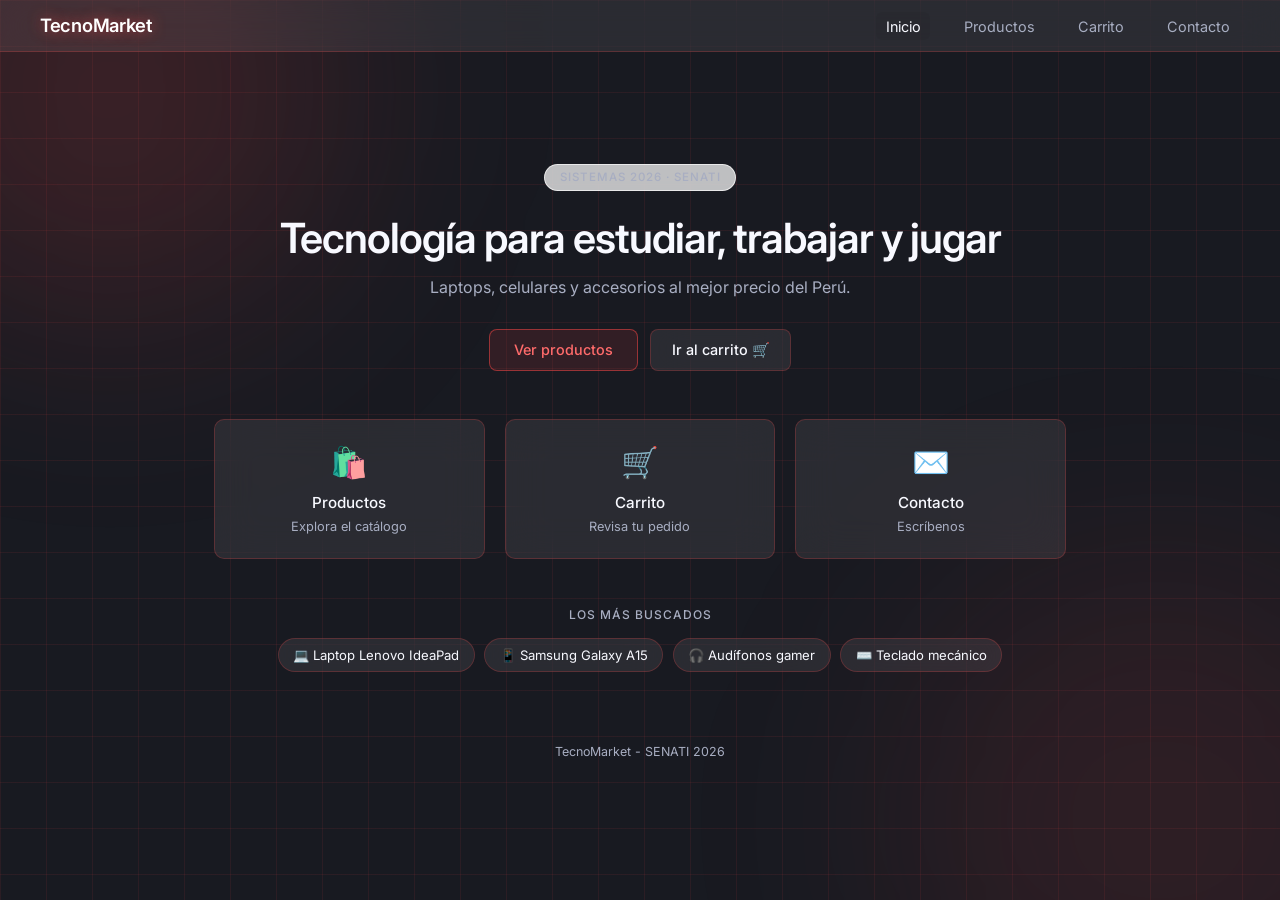
<file: index.html>
<!DOCTYPE html>
<html lang="es">
<head>
  <meta charset="UTF-8">
  <meta name="viewport" content="width=device-width, initial-scale=1">
  <title>TecnoMarket — Tecnología al mejor precio</title>
  <link rel="stylesheet" href="css/estilos.css">
  <link rel="stylesheet" href="css/efectos.css">
  <link rel="stylesheet" href="css/futurista.css">
  <link href="https://fonts.googleapis.com/css2?family=Inter:wght@300;400;500;600&display=swap" rel="stylesheet">
</head>
<body>
  <header>
    <h1>TecnoMarket</h1>
    <nav>
      <a href="index.html" class="activo">Inicio</a>
      <a href="pages/producto.html">Productos</a>
      <a href="carrito.html">Carrito</a>
      <a href="pages/contacto.html">Contacto</a>
    </nav>
  </header>

  <main>
    <!-- Presentación -->
    <section class="hero">
      <span class="etiqueta">Sistemas 2026 · SENATI</span>
      <h2>Tecnología para estudiar, trabajar y jugar</h2>
      <p>Laptops, celulares y accesorios al mejor precio del Perú.</p>
      <div class="hero-botones">
        <a class="boton" href="pages/producto.html">Ver productos</a>
        <a class="boton-fantasma" href="carrito.html">Ir al carrito 🛒</a>
      </div>
    </section>

    <!-- Accesos rápidos a las 3 secciones -->
    <section class="accesos">
      <a class="acceso" href="pages/producto.html">
        <span class="acceso-icono">🛍️</span>
        <span class="acceso-titulo">Productos</span>
        <span class="acceso-texto">Explora el catálogo</span>
      </a>
      <a class="acceso" href="carrito.html">
        <span class="acceso-icono">🛒</span>
        <span class="acceso-titulo">Carrito</span>
        <span class="acceso-texto">Revisa tu pedido</span>
      </a>
      <a class="acceso" href="pages/contacto.html">
        <span class="acceso-icono">✉️</span>
        <span class="acceso-titulo">Contacto</span>
        <span class="acceso-texto">Escríbenos</span>
      </a>
    </section>

    <!-- Productos destacados (llevan al detalle con ?id=) -->
    <section class="destacados">
      <h3>Los más buscados</h3>
      <div class="destacados-lista">
        <a href="pages/producto.html?id=1">💻 Laptop Lenovo IdeaPad</a>
        <a href="pages/producto.html?id=3">📱 Samsung Galaxy A15</a>
        <a href="pages/producto.html?id=7">🎧 Audífonos gamer</a>
        <a href="pages/producto.html?id=5">⌨️ Teclado mecánico</a>
      </div>
    </section>
  </main>

  <footer>TecnoMarket - SENATI 2026</footer>

  <script src="js/efectos.js" defer></script>
</body>
</html>
</file>
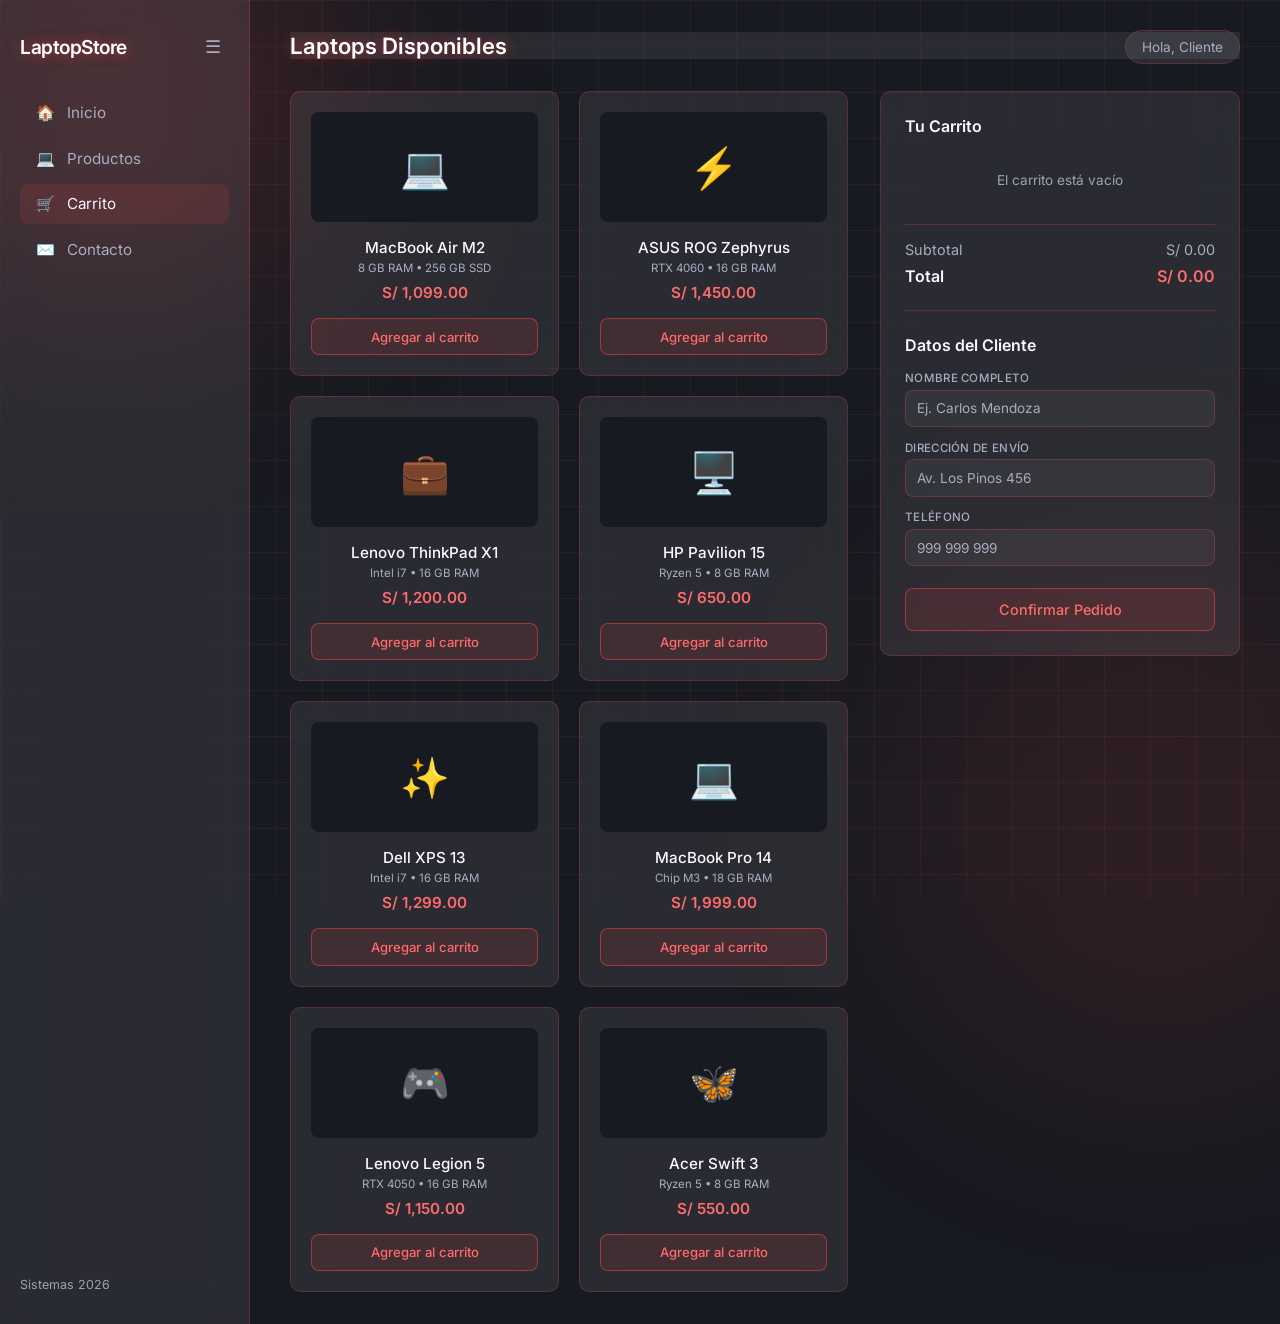
<file: carrito.html>
<!DOCTYPE html>
<html lang="es">
<head>
    <meta charset="UTF-8">
    <meta name="viewport" content="width=device-width, initial-scale=1.0">
    <title>LaptopStore — Carrito</title>
  <link rel="stylesheet" href="style.css">
  <link rel="stylesheet" href="css/efectos.css">
  <link rel="stylesheet" href="css/futurista.css">
    <link href="https://fonts.googleapis.com/css2?family=Inter:wght@300;400;500;600&display=swap" rel="stylesheet">
</head>
<body>

    <div class="app-container" id="app-container">
        <!-- BARRA LATERAL -->
        <aside class="sidebar" id="sidebar">
            <div class="sidebar-header">
                <h2 class="logo-text">LaptopStore</h2>
                <button id="toggle-sidebar" class="btn-toggle" title="Contraer menú" aria-label="Contraer menú">☰</button>
            </div>
            <nav class="nav-links">
                <a href="index.html"><span class="icon">🏠</span> <span class="text">Inicio</span></a>
                <a href="pages/producto.html"><span class="icon">💻</span> <span class="text">Productos</span></a>
                <a href="#" class="active"><span class="icon">🛒</span> <span class="text">Carrito</span></a>
                <a href="pages/contacto.html"><span class="icon">✉️</span> <span class="text">Contacto</span></a>
            </nav>
            <div class="sidebar-footer">
                <p class="text">Sistemas 2026</p>
            </div>
        </aside>

        <!-- CONTENIDO PRINCIPAL -->
        <main class="main-content">
            <header class="top-header">
                <h1>Laptops Disponibles</h1>
                <div class="user-info"><span>Hola, Cliente</span></div>
            </header>

            <div class="store-grid">
                <!-- Catálogo -->
                <section class="products-section" aria-label="Catálogo de laptops">
                    <div class="product-grid" id="product-list">
                        <div class="product-card" data-id="1" data-name="MacBook Air M2" data-price="1099.00">
                            <div class="product-img-placeholder">💻</div>
                            <h3>MacBook Air M2</h3>
                            <p class="specs">8 GB RAM • 256 GB SSD</p>
                            <p class="price">S/ 1,099.00</p>
                            <button type="button" class="btn-add">Agregar al carrito</button>
                        </div>
                        <div class="product-card" data-id="2" data-name="ASUS ROG Zephyrus" data-price="1450.00">
                            <div class="product-img-placeholder">⚡</div>
                            <h3>ASUS ROG Zephyrus</h3>
                            <p class="specs">RTX 4060 • 16 GB RAM</p>
                            <p class="price">S/ 1,450.00</p>
                            <button type="button" class="btn-add">Agregar al carrito</button>
                        </div>
                        <div class="product-card" data-id="3" data-name="Lenovo ThinkPad X1" data-price="1200.00">
                            <div class="product-img-placeholder">💼</div>
                            <h3>Lenovo ThinkPad X1</h3>
                            <p class="specs">Intel i7 • 16 GB RAM</p>
                            <p class="price">S/ 1,200.00</p>
                            <button type="button" class="btn-add">Agregar al carrito</button>
                        </div>
                        <div class="product-card" data-id="4" data-name="HP Pavilion 15" data-price="650.00">
                            <div class="product-img-placeholder">🖥️</div>
                            <h3>HP Pavilion 15</h3>
                            <p class="specs">Ryzen 5 • 8 GB RAM</p>
                            <p class="price">S/ 650.00</p>
                            <button type="button" class="btn-add">Agregar al carrito</button>
                        </div>
                        <div class="product-card" data-id="5" data-name="Dell XPS 13" data-price="1299.00">
                            <div class="product-img-placeholder">✨</div>
                            <h3>Dell XPS 13</h3>
                            <p class="specs">Intel i7 • 16 GB RAM</p>
                            <p class="price">S/ 1,299.00</p>
                            <button type="button" class="btn-add">Agregar al carrito</button>
                        </div>
                        <div class="product-card" data-id="6" data-name="MacBook Pro 14" data-price="1999.00">
                            <div class="product-img-placeholder">💻</div>
                            <h3>MacBook Pro 14</h3>
                            <p class="specs">Chip M3 • 18 GB RAM</p>
                            <p class="price">S/ 1,999.00</p>
                            <button type="button" class="btn-add">Agregar al carrito</button>
                        </div>
                        <div class="product-card" data-id="7" data-name="Lenovo Legion 5" data-price="1150.00">
                            <div class="product-img-placeholder">🎮</div>
                            <h3>Lenovo Legion 5</h3>
                            <p class="specs">RTX 4050 • 16 GB RAM</p>
                            <p class="price">S/ 1,150.00</p>
                            <button type="button" class="btn-add">Agregar al carrito</button>
                        </div>
                        <div class="product-card" data-id="8" data-name="Acer Swift 3" data-price="550.00">
                            <div class="product-img-placeholder">🦋</div>
                            <h3>Acer Swift 3</h3>
                            <p class="specs">Ryzen 5 • 8 GB RAM</p>
                            <p class="price">S/ 550.00</p>
                            <button type="button" class="btn-add">Agregar al carrito</button>
                        </div>
                    </div>
                </section>

                <!-- Carrito + checkout -->
                <aside class="cart-checkout-sidebar">
                    <div class="cart-section">
                        <h2>Tu Carrito</h2>
                        <ul id="cart-items" class="cart-items-list">
                            <li class="empty-cart">El carrito está vacío</li>
                        </ul>
                        <div class="cart-totals">
                            <div class="subtotal"><span>Subtotal</span> <span id="subtotal-price">$0.00</span></div>
                            <div class="total"><span>Total</span> <span id="total-price">$0.00</span></div>
                        </div>
                    </div>

                    <div class="checkout-section">
                        <h2>Datos del Cliente</h2>
                        <form id="checkout-form">
                            <div class="form-group">
                                <label for="name">Nombre completo</label>
                                <input type="text" id="name" name="nombre" required placeholder="Ej. Carlos Mendoza">
                            </div>
                            <div class="form-group">
                                <label for="address">Dirección de envío</label>
                                <input type="text" id="address" name="direccion" required placeholder="Av. Los Pinos 456">
                            </div>
                            <div class="form-group">
                                <label for="phone">Teléfono</label>
                                <input type="tel" id="phone" name="telefono" required placeholder="999 999 999">
                            </div>
                            <button type="submit" class="btn-checkout">Confirmar Pedido</button>
                        </form>
                    </div>
                </aside>
            </div>
        </main>
    </div>

    <script src="app.js"></script>
    <script src="js/carrito-datos.js"></script>
  <script src="carrito/carrito.js"></script>
    <script src="js/efectos.js" defer></script>
</body>
</html>
</file>
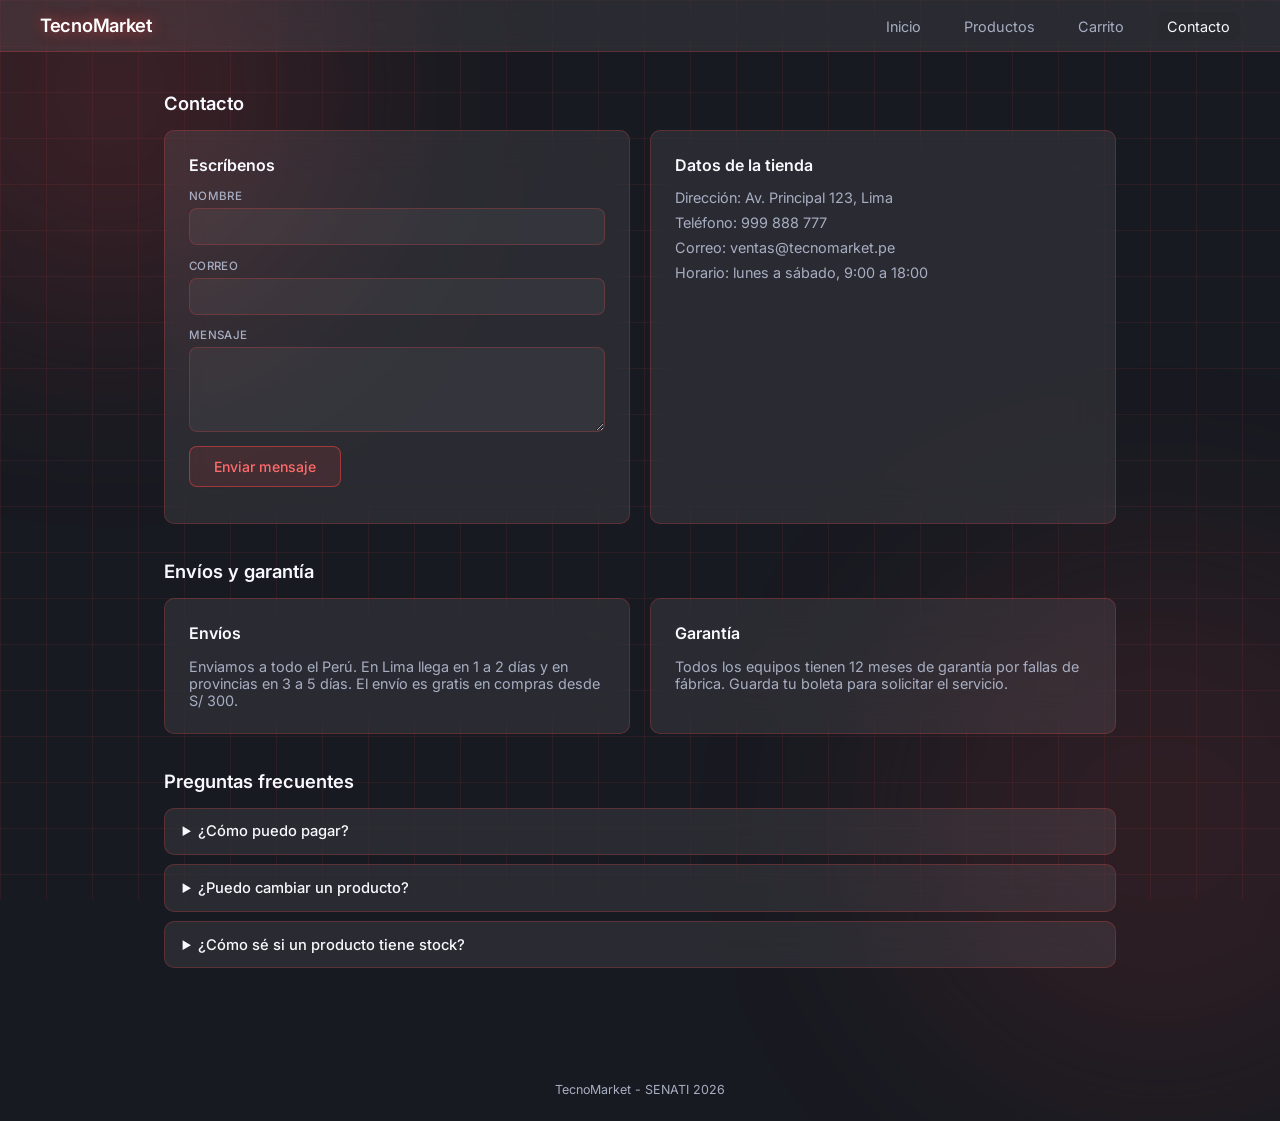
<file: pages/contacto.html>
<!DOCTYPE html>
<html lang="es">
<head>
  <meta charset="UTF-8">
  <meta name="viewport" content="width=device-width, initial-scale=1">
  <title>Contacto | TecnoMarket</title>
  <link rel="stylesheet" href="../css/detalle.css">
  <link rel="stylesheet" href="../css/efectos.css">
  <link rel="stylesheet" href="../css/futurista.css">
  <link href="https://fonts.googleapis.com/css2?family=Inter:wght@300;400;500;600&display=swap" rel="stylesheet">
</head>
<body>
  <header>
    <h1>TecnoMarket</h1>
    <nav>
      <a href="../index.html">Inicio</a>
      <a href="../index.html#productos">Productos</a>
      <a href="../carrito.html">Carrito</a>
      <a href="contacto.html" class="activo">Contacto</a>
    </nav>
  </header>

  <main>
    <h2>Contacto</h2>
    <div class="dos-columnas">
      <section class="caja">
        <h3>Escríbenos</h3>
        <form id="form-contacto">
          <label>Nombre <input type="text" id="nombre" required></label>
          <label>Correo <input type="email" id="correo" required></label>
          <label>Mensaje <textarea id="mensaje" rows="4" required></textarea></label>
          <button type="submit" class="boton">Enviar mensaje</button>
        </form>
        <p id="respuesta" class="respuesta"></p>
      </section>

      <section class="caja">
        <h3>Datos de la tienda</h3>
        <p>Dirección: Av. Principal 123, Lima</p>
        <p>Teléfono: 999 888 777</p>
        <p>Correo: ventas@tecnomarket.pe</p>
        <p>Horario: lunes a sábado, 9:00 a 18:00</p>
      </section>
    </div>

    <h2>Envíos y garantía</h2>
    <div class="dos-columnas">
      <section class="caja">
        <h3>Envíos</h3>
        <p>Enviamos a todo el Perú. En Lima llega en 1 a 2 días y en provincias en 3 a 5 días. El envío es gratis en compras desde S/ 300.</p>
      </section>
      <section class="caja">
        <h3>Garantía</h3>
        <p>Todos los equipos tienen 12 meses de garantía por fallas de fábrica. Guarda tu boleta para solicitar el servicio.</p>
      </section>
    </div>

    <h2>Preguntas frecuentes</h2>
    <details><summary>¿Cómo puedo pagar?</summary><p>Con tarjeta, transferencia o Yape.</p></details>
    <details><summary>¿Puedo cambiar un producto?</summary><p>Sí, dentro de los 7 días de la compra si está sin uso y con su caja.</p></details>
    <details><summary>¿Cómo sé si un producto tiene stock?</summary><p>En la página de cada producto aparece su disponibilidad.</p></details>
  </main>

  <footer>TecnoMarket - SENATI 2026</footer>

  <script src="../js/contacto.js"></script>
  <script src="../js/efectos.js" defer></script>
</body>
</html>
</file>
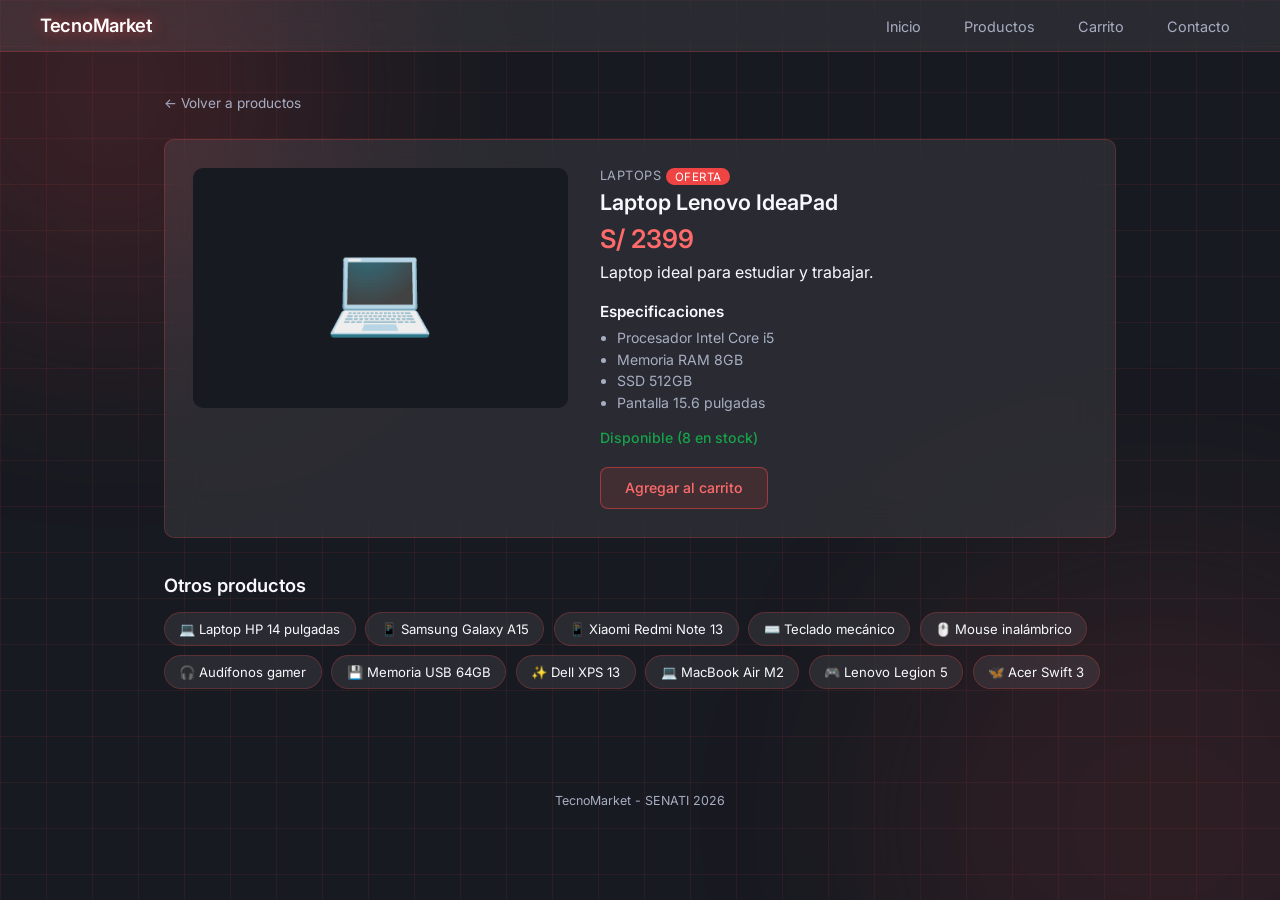
<file: pages/producto.html>
<!DOCTYPE html>
<html lang="es">
<head>
  <meta charset="UTF-8">
  <meta name="viewport" content="width=device-width, initial-scale=1">
  <title>Detalle del producto | TecnoMarket</title>
  <link rel="stylesheet" href="../css/detalle.css">
  <link rel="stylesheet" href="../css/efectos.css">
  <link rel="stylesheet" href="../css/futurista.css">
  <link href="https://fonts.googleapis.com/css2?family=Inter:wght@300;400;500;600&display=swap" rel="stylesheet">
</head>
<body>
  <header>
    <h1>TecnoMarket</h1>
    <nav>
      <a href="../index.html">Inicio</a>
      <a href="../index.html#productos">Productos</a>
      <a href="../carrito.html">Carrito</a>
      <a href="contacto.html">Contacto</a>
    </nav>
  </header>

  <main>
    <a class="volver" href="../index.html#productos">&larr; Volver a productos</a>
    <section id="detalle" class="detalle"></section>

    <h2>Otros productos</h2>
    <div id="otros" class="otros"></div>
  </main>

  <footer>TecnoMarket - SENATI 2026</footer>

  <script src="../js/carrito-datos.js"></script>
  <script src="../js/detalle.js"></script>
  <script src="../js/efectos.js" defer></script>
</body>
</html>
</file>
<file: css/estilos.css>
/* ============================================================
   TecnoMarket — Página de inicio (presentación)
   Diseño minimalista alineado con el resto del sitio + efecto
   de estela roja del cursor (css/efectos.css + js/efectos.js)
   ============================================================ */

:root {
    --color-fondo:        #f7f8fa;
    --color-texto:        #111111;
    --color-texto-suave:  #6b7280;
    --color-acento:       #ef4444; /* rojo, combina con la estela del cursor */
    --radio:              10px;
    --vidrio:             rgba(255, 255, 255, 0.72);
    --vidrio-borde:       rgba(255, 255, 255, 0.65);
}

* {
    box-sizing: border-box;
    margin: 0;
    padding: 0;
    font-family: 'Inter', sans-serif;
}

body {
    min-height: 100vh;
    background: var(--color-fondo);
    color: var(--color-texto);
}

a {
    color: inherit;
}

/* --- ENCABEZADO (vidrio translúcido con blur) --- */
header {
    position: sticky;
    top: 0;
    z-index: 1000;
    display: flex;
    justify-content: space-between;
    align-items: center;
    gap: 1rem;
    flex-wrap: wrap;
    padding: 0.9rem 2.5rem;
    background: rgba(255, 255, 255, 0.65);
    backdrop-filter: blur(14px);
    -webkit-backdrop-filter: blur(14px);
    border-bottom: 1px solid #ececec;
}

header h1 {
    font-size: 1.15rem;
    font-weight: 600;
    letter-spacing: -0.3px;
}

header nav a {
    text-decoration: none;
    color: var(--color-texto-suave);
    font-size: 0.9rem;
    margin-left: 1.25rem;
    padding: 0.35rem 0.6rem;
    border-radius: 6px;
    transition: color 0.2s, background 0.2s;
}

header nav a:hover,
header nav a.activo {
    color: var(--color-texto);
    background: rgba(17, 17, 17, 0.05);
}

/* --- CONTENIDO --- */
main {
    max-width: 900px;
    margin: 0 auto;
    padding: 3rem 1.5rem;
}

/* --- HERO: presentación rápida --- */
.hero {
    text-align: center;
    padding: 4rem 1rem 3rem;
}

.hero .etiqueta {
    display: inline-block;
    font-size: 0.72rem;
    font-weight: 500;
    letter-spacing: 1px;
    text-transform: uppercase;
    color: var(--color-texto-suave);
    background: var(--vidrio);
    backdrop-filter: blur(14px);
    -webkit-backdrop-filter: blur(14px);
    border: 1px solid var(--vidrio-borde);
    border-radius: 99px;
    padding: 0.35rem 0.9rem;
    margin-bottom: 1.5rem;
}

.hero h2 {
    font-size: clamp(1.8rem, 5vw, 2.6rem);
    font-weight: 600;
    letter-spacing: -1px;
    line-height: 1.15;
    margin-bottom: 0.9rem;
}

.hero p {
    color: var(--color-texto-suave);
    font-size: 1rem;
    margin-bottom: 2rem;
}

.hero-botones {
    display: flex;
    justify-content: center;
    gap: 0.75rem;
    flex-wrap: wrap;
}

.boton {
    background: var(--color-texto);
    color: #fff;
    text-decoration: none;
    padding: 0.7rem 1.5rem;
    border-radius: 8px;
    font-size: 0.9rem;
    font-weight: 500;
    transition: opacity 0.2s;
}

.boton:hover {
    opacity: 0.85;
}

.boton-fantasma {
    background: transparent;
    color: var(--color-texto);
    text-decoration: none;
    padding: 0.65rem 1.3rem;
    border-radius: 8px;
    font-size: 0.9rem;
    font-weight: 500;
    border: 1px solid #ececec;
    transition: background 0.2s, border-color 0.2s;
}

.boton-fantasma:hover {
    background: #f3f4f6;
    border-color: #d1d5db;
}

/* --- ACCESOS RÁPIDOS (3 tarjetas de vidrio) --- */
.accesos {
    display: grid;
    grid-template-columns: repeat(3, 1fr);
    gap: 1.25rem;
}

.acceso {
    background: var(--vidrio);
    backdrop-filter: blur(14px);
    -webkit-backdrop-filter: blur(14px);
    border: 1px solid var(--vidrio-borde);
    border-radius: var(--radio);
    padding: 1.5rem 1.25rem;
    text-decoration: none;
    display: flex;
    flex-direction: column;
    align-items: center;
    text-align: center;
    gap: 0.4rem;
    transition: transform 0.2s ease, box-shadow 0.2s ease, border-color 0.2s ease;
}

.acceso:hover {
    transform: translateY(-3px);
    border-color: rgba(239, 68, 68, 0.25);
    box-shadow: 0 10px 26px rgba(239, 68, 68, 0.08);
}

.acceso-icono {
    font-size: 1.9rem;
    margin-bottom: 0.4rem;
    transition: transform 0.2s ease;
}

.acceso:hover .acceso-icono {
    transform: scale(1.12);
}

.acceso-titulo {
    font-weight: 500;
    font-size: 0.95rem;
}

.acceso-texto {
    color: var(--color-texto-suave);
    font-size: 0.8rem;
}

/* --- PRODUCTOS DESTACADOS (chips) --- */
.destacados {
    margin-top: 3rem;
}

.destacados h3 {
    font-size: 0.75rem;
    font-weight: 500;
    color: var(--color-texto-suave);
    text-transform: uppercase;
    letter-spacing: 1px;
    margin-bottom: 1rem;
    text-align: center;
}

.destacados-lista {
    display: flex;
    justify-content: center;
    gap: 0.6rem;
    flex-wrap: wrap;
}

.destacados-lista a {
    background: var(--vidrio);
    backdrop-filter: blur(14px);
    -webkit-backdrop-filter: blur(14px);
    border: 1px solid var(--vidrio-borde);
    border-radius: 99px;
    padding: 0.5rem 0.9rem;
    font-size: 0.82rem;
    text-decoration: none;
    color: var(--color-texto);
    transition: border-color 0.2s, box-shadow 0.2s;
}

.destacados-lista a:hover {
    border-color: rgba(239, 68, 68, 0.4);
    box-shadow: 0 4px 14px rgba(239, 68, 68, 0.08);
}

/* --- PIE DE PÁGINA --- */
footer {
    padding: 1.5rem;
    text-align: center;
    color: var(--color-texto-suave);
    font-size: 0.78rem;
}

/* --- RESPONSIVE --- */
@media (max-width: 760px) {
    .accesos {
        grid-template-columns: 1fr;
    }

    header {
        justify-content: center;
    }

    header nav a {
        margin-left: 0.25rem;
    }

    .hero {
        padding: 2.5rem 0.5rem 2rem;
    }
}
</file>
<file: css/efectos.css>
/* ============================================================
   Efectos especiales (compartido)
   1) Fondo con manchas difuminadas (glassmorphism)
   2) Onda de luz roja que sigue el cursor
   Uso: <link rel="stylesheet" href="../css/efectos.css">
        <script src="../js/efectos.js" defer></script>
   ============================================================ */

:root {
    --onda-color: 239, 68, 68; /* rojo en formato R,G,B para poder controlar transparencia */
}

/* --- 1) FONDO DIFUMINADO --- */
/* Pseudo-elementos del body: manchas de color muy desenfocadas, fijas, detrás del contenido */
body::before,
body::after {
    content: "";
    position: fixed;
    z-index: -1;
    border-radius: 50%;
    filter: blur(110px);
    pointer-events: none;
}

body::before {
    width: 460px;
    height: 460px;
    top: -140px;
    left: -120px;
    background: rgba(var(--onda-color), 0.16);
}

body::after {
    width: 520px;
    height: 520px;
    bottom: -180px;
    right: -140px;
    background: rgba(var(--onda-color), 0.10);
}

/* --- 2) CURSOR: BRILLO + ONDA --- */

/* Brillo principal: persigue al mouse con retraso (posición lo mueve efectos.js) */
.cursor-glow {
    position: fixed;
    top: 0;
    left: 0;
    width: 320px;
    height: 320px;
    border-radius: 50%;
    background: radial-gradient(circle, rgba(var(--onda-color), 0.22), transparent 65%);
    filter: blur(28px);
    pointer-events: none;
    z-index: 2000;
    transform: translate(-9999px, -9999px); /* fuera de pantalla hasta mover el mouse */
}

/* Pequeñas ondas que se expanden y desvanecen al mientras el cursor se mueve */
.cursor-onda {
    position: fixed;
    width: 16px;
    height: 16px;
    margin: -8px 0 0 -8px; /* centra la onda en el punto del mouse */
    border-radius: 50%;
    border: 2px solid rgba(var(--onda-color), 0.45);
    pointer-events: none;
    z-index: 1999;
    animation: expandir-onda 0.7s ease-out forwards;
}

@keyframes expandir-onda {
    from { opacity: 0.8; transform: scale(1); }
    to   { opacity: 0;   transform: scale(3.2); }
}

/* Respeta a quienes prefieren menos movimiento */
@media (prefers-reduced-motion: reduce) {
    .cursor-onda { display: none; }
}
</file>
<file: css/futurista.css>
/* ============================================================
   TEMA FUTURISTA (fondo oscuro + neón rojo)
   Este archivo se carga DESPUÉS de los otros estilos,
   así que sobreescribe lo que necesita.
   Usan este tema: index, producto, carrito y contacto
   ============================================================ */

/* --- 1. Cambiamos los colores del sitio (variables) --- */
/* Todos los estilos usan estas variables, así que al cambiarlas aquí,
   las 4 páginas se ven oscuras automáticamente */
:root {
    --color-fondo:       #181a21;   /* fondo gris oscuro (grafito) */
    --color-borde:       rgba(239, 68, 68, 0.25);   /* borde rojo suave */
    --color-texto:       #f8f9ff;   /* texto casi blanco */
    --color-texto-suave: #a8aec2;   /* texto gris claro */
    --color-hover:       rgba(239, 68, 68, 0.12);   /* fondos al pasar el mouse */
}

/* --- 2. Rejilla de fondo (líneas rojas sutiles) --- */
html::before {
    content: "";
    position: fixed;
    top: 0;
    left: 0;
    width: 100%;
    height: 100%;
    z-index: -2;
    background-image:
        linear-gradient(rgba(239, 68, 68, 0.09) 1px, transparent 1px),
        linear-gradient(90deg, rgba(239, 68, 68, 0.09) 1px, transparent 1px);
    background-size: 46px 46px;
}

/* --- 3. Todas las tarjetas y superficies se ven de vidrio oscuro --- */
/* (barra lateral, header, tarjetas, cajas, chips) */
.sidebar,
header,
.product-card,
.cart-checkout-sidebar,
.detalle,
.caja,
details,
.etiqueta,
.acceso,
.otros a,
.destacados-lista a,
.user-info span,
.boton-fantasma {
    background: rgba(255, 255, 255, 0.08);
    border-color: var(--color-borde);
    backdrop-filter: blur(20px);
    -webkit-backdrop-filter: blur(20px);
}

/* Las tarjetas brillan al pasar el mouse */
.acceso:hover,
.product-card:hover {
    box-shadow: 0 10px 30px rgba(239, 68, 68, 0.15);
}

/* --- 4. Títulos con brillo rojo (efecto neón) --- */
header h1,
.logo-text {
    color: #ffffff;
    text-shadow: 0 0 14px rgba(239, 68, 68, 0.65);
}

/* --- 5. Los precios van en rojo --- */
.product-card .price,
.detalle .precio,
.cart-item-price,
.cart-totals .total span:last-child {
    color: #ff6b6b;
}

/* --- 6. Botones neón --- */
.btn-add,
.btn-checkout,
.boton {
    background: rgba(239, 68, 68, 0.12);
    border: 1px solid rgba(239, 68, 68, 0.55);
    color: #ff6b6b;
}

.btn-add:hover,
.btn-checkout:hover,
.boton:hover {
    background: rgba(239, 68, 68, 0.85);
    color: #ffffff;
    box-shadow: 0 0 20px rgba(239, 68, 68, 0.55);
}

/* Botones + y - del carrito */
.btn-qty {
    background: transparent;
    border-color: var(--color-borde);
    color: var(--color-texto);
}

.btn-qty:hover {
    border-color: rgba(239, 68, 68, 0.55);
    box-shadow: 0 0 10px rgba(239, 68, 68, 0.25);
}

/* --- 7. El emoji del producto brilla --- */
.product-card:hover .product-img-placeholder {
    filter: drop-shadow(0 0 15px rgba(239, 68, 68, 0.6));
}

/* --- 8. Formularios oscuros --- */
form input,
form textarea,
.form-group input {
    background: rgba(255, 255, 255, 0.05);
    border-color: var(--color-borde);
    color: #f8f9ff;
}

form input:focus,
form textarea:focus,
.form-group input:focus {
    border-color: rgba(239, 68, 68, 0.55);
    box-shadow: 0 0 10px rgba(239, 68, 68, 0.25);
}
</file>
<file: style.css>
/* ============================================================
   LaptopStore — estilos (módulo Carrito)
   Paleta minimalista: blanco, gris claro y negro como acento.
   ============================================================ */

:root {
    --color-fondo:        #f7f8fa;
    --color-superficie:   #ffffff;
    --color-borde:        #ececec;
    --color-texto:        #111111;
    --color-texto-suave:  #6b7280;
    --color-hover:        #f3f4f6;
    --radio:              10px;
    --radio-btn:          8px;
}

/* Reset y base */
* {
    margin: 0;
    padding: 0;
    box-sizing: border-box;
    font-family: 'Inter', sans-serif;
}

body {
    background-color: var(--color-fondo);
    color: var(--color-texto);
}

button {
    font-family: inherit;
    cursor: pointer;
}

.app-container {
    display: flex;
    min-height: 100vh;
}

/* --- BARRA LATERAL --- */
.sidebar {
    width: 250px;
    background-color: var(--color-superficie);
    border-right: 1px solid var(--color-borde);
    display: flex;
    flex-direction: column;
    padding: 2rem 1.25rem;
    transition: width 0.3s ease, padding 0.3s ease;
    overflow: hidden;
    white-space: nowrap;
}

.sidebar-header {
    display: flex;
    justify-content: space-between;
    align-items: center;
}

.logo-text {
    font-size: 1.2rem;
    font-weight: 600;
    letter-spacing: -0.5px;
}

.btn-toggle {
    background: transparent;
    border: none;
    font-size: 1.1rem;
    color: var(--color-texto-suave);
    padding: 0.25rem 0.5rem;
    border-radius: 6px;
    transition: background 0.2s, color 0.2s;
}

.btn-toggle:hover {
    background-color: var(--color-hover);
    color: var(--color-texto);
}

.nav-links {
    display: flex;
    flex-direction: column;
    gap: 0.35rem;
    margin-top: 2rem;
}

.nav-links a {
    display: flex;
    align-items: center;
    gap: 0.75rem;
    text-decoration: none;
    color: var(--color-texto-suave);
    font-size: 0.95rem;
    padding: 0.65rem 1rem;
    border-radius: var(--radio-btn);
    transition: background 0.2s, color 0.2s;
}

.nav-links a:hover,
.nav-links a.active {
    background-color: var(--color-hover);
    color: var(--color-texto);
}

.sidebar-footer {
    margin-top: auto;
    font-size: 0.78rem;
    color: #9ca3af;
}

/* Estado contraído de la barra lateral */
.sidebar.collapsed {
    width: 76px;
    padding: 2rem 0.6rem;
}

.sidebar.collapsed .logo-text,
.sidebar.collapsed .text,
.sidebar.collapsed .sidebar-footer {
    display: none;
}

.sidebar.collapsed .sidebar-header {
    justify-content: center;
}

.sidebar.collapsed .nav-links a {
    justify-content: center;
    padding: 0.65rem;
}

/* --- CONTENIDO PRINCIPAL --- */
.main-content {
    flex: 1;
    padding: 2rem 2.5rem;
    overflow-y: auto;
}

.top-header {
    display: flex;
    justify-content: space-between;
    align-items: center;
    flex-wrap: wrap;
    gap: 1rem;
    margin-bottom: 2rem;
}

.top-header h1 {
    font-size: 1.4rem;
    font-weight: 600;
}

.user-info span {
    font-size: 0.85rem;
    color: var(--color-texto-suave);
    background: var(--color-superficie);
    padding: 0.5rem 1rem;
    border-radius: 99px;
    border: 1px solid var(--color-borde);
}

/* --- GRID DE TIENDA --- */
.store-grid {
    display: grid;
    grid-template-columns: 1fr 360px;
    gap: 2rem;
    align-items: start;
}

/* Superficies de vidrio: dejan ver las manchas difuminadas del fondo (css/efectos.css) */
.product-card,
.cart-checkout-sidebar {
    background: rgba(255, 255, 255, 0.72);
    backdrop-filter: blur(14px);
    -webkit-backdrop-filter: blur(14px);
    border-color: rgba(255, 255, 255, 0.65);
}

/* Catálogo de productos */
.product-grid {
    display: grid;
    grid-template-columns: repeat(auto-fill, minmax(190px, 1fr));
    gap: 1.25rem;
}

.product-card {
    background: var(--color-superficie);
    border: 1px solid var(--color-borde);
    border-radius: var(--radio);
    padding: 1.25rem;
    display: flex;
    flex-direction: column;
    align-items: center;
    transition: box-shadow 0.2s ease, border-color 0.2s ease;
}

.product-card:hover {
    border-color: #d1d5db;
    box-shadow: 0 8px 24px rgba(17, 17, 17, 0.05);
}

.product-img-placeholder {
    font-size: 2.5rem;
    background: var(--color-fondo);
    width: 100%;
    height: 110px;
    display: flex;
    align-items: center;
    justify-content: center;
    border-radius: var(--radio-btn);
    margin-bottom: 1rem;
}

.product-card h3 {
    font-size: 0.95rem;
    font-weight: 500;
    margin-bottom: 0.25rem;
}

.product-card .specs {
    font-size: 0.72rem;
    color: var(--color-texto-suave);
    margin-bottom: 0.5rem;
    text-align: center;
}

.product-card .price {
    font-size: 0.95rem;
    font-weight: 600;
    margin-bottom: 1rem;
}

.btn-add,
.btn-checkout {
    width: 100%;
    background-color: var(--color-texto);
    color: #fff;
    border: none;
    border-radius: var(--radio-btn);
    font-weight: 500;
    transition: opacity 0.2s;
}

.btn-add {
    padding: 0.6rem;
    font-size: 0.82rem;
}

.btn-checkout {
    padding: 0.75rem;
    font-size: 0.9rem;
    margin-top: 0.5rem;
}

.btn-add:hover,
.btn-checkout:hover {
    opacity: 0.85;
}

/* --- PANEL DE CARRITO Y FORMULARIO (DERECHA) --- */
.cart-checkout-sidebar {
    background: var(--color-superficie);
    border: 1px solid var(--color-borde);
    border-radius: var(--radio);
    padding: 1.5rem;
    display: flex;
    flex-direction: column;
    gap: 1.5rem;
    position: sticky;
    top: 2rem;
}

.cart-section h2,
.checkout-section h2 {
    font-size: 1rem;
    font-weight: 600;
    margin-bottom: 1rem;
}

.cart-items-list {
    list-style: none;
    max-height: 220px;
    overflow-y: auto;
    margin-bottom: 1rem;
    display: flex;
    flex-direction: column;
    gap: 0.85rem;
}

.empty-cart {
    color: #9ca3af;
    font-size: 0.85rem;
    text-align: center;
    padding: 1.25rem 0;
}

/* Ítem del carrito */
.cart-item-row {
    display: flex;
    justify-content: space-between;
    align-items: center;
    gap: 0.75rem;
}

.cart-item-info {
    display: flex;
    flex-direction: column;
    min-width: 0;
}

.cart-item-name {
    font-size: 0.85rem;
    font-weight: 500;
    overflow: hidden;
    text-overflow: ellipsis;
    white-space: nowrap;
}

.cart-item-price {
    font-size: 0.72rem;
    color: var(--color-texto-suave);
}

.cart-item-controls {
    display: flex;
    align-items: center;
    gap: 0.35rem;
    flex-shrink: 0;
}

.btn-qty {
    width: 24px;
    height: 24px;
    border: 1px solid var(--color-borde);
    background: var(--color-superficie);
    border-radius: 6px;
    font-size: 0.8rem;
    line-height: 1;
    color: var(--color-texto);
    display: flex;
    align-items: center;
    justify-content: center;
    transition: background 0.15s, border-color 0.15s;
}

.btn-qty:hover {
    background: var(--color-hover);
    border-color: #d1d5db;
}

.qty-num {
    min-width: 1.4rem;
    text-align: center;
    font-size: 0.85rem;
    font-weight: 500;
}

.btn-delete {
    background: transparent;
    border: none;
    color: #9ca3af;
    font-size: 0.8rem;
    padding: 0.25rem 0.35rem;
    border-radius: 6px;
    margin-left: 0.15rem;
    transition: color 0.15s, background 0.15s;
}

.btn-delete:hover {
    color: #dc2626;
    background: #fef2f2;
}

/* Totales */
.cart-totals {
    border-top: 1px solid var(--color-borde);
    padding-top: 1rem;
    display: flex;
    flex-direction: column;
    gap: 0.5rem;
    font-size: 0.9rem;
}

.cart-totals .subtotal,
.cart-totals .total {
    display: flex;
    justify-content: space-between;
}

.cart-totals .subtotal {
    color: var(--color-texto-suave);
}

.cart-totals .total {
    font-weight: 600;
    font-size: 1rem;
}

/* Formulario de cliente */
.checkout-section {
    border-top: 1px solid var(--color-borde);
    padding-top: 1.5rem;
}

.form-group {
    margin-bottom: 0.85rem;
}

.form-group label {
    display: block;
    font-size: 0.72rem;
    font-weight: 500;
    color: var(--color-texto-suave);
    margin-bottom: 0.3rem;
    text-transform: uppercase;
    letter-spacing: 0.3px;
}

.form-group input {
    width: 100%;
    padding: 0.6rem 0.7rem;
    border: 1px solid var(--color-borde);
    border-radius: var(--radio-btn);
    font-size: 0.85rem;
    outline: none;
    background: var(--color-fondo);
    transition: border-color 0.2s, background 0.2s;
}

.form-group input::placeholder {
    color: #a7adb8;
}

.form-group input:focus {
    border-color: var(--color-texto);
    background: var(--color-superficie);
}

/* --- RESPONSIVE --- */
@media (max-width: 1024px) {
    .store-grid {
        grid-template-columns: 1fr;
    }

    .cart-checkout-sidebar {
        position: static;
    }
}
</file>
<file: css/detalle.css>
/* ============================================================
   TecnoMarket — Páginas de Detalle y Contacto
   Diseño minimalista alineado con carrito.html + glassmorphism
   (Integrante 3). El JS usa: .detalle .boton .caja .dos-columnas
   .otros .imagen .categoria .precio .disponible .agotado .oferta
   ============================================================ */

:root {
    --color-fondo:        #f7f8fa;
    --color-superficie:   #ffffff;
    --color-borde:        #ececec;
    --color-texto:        #111111;
    --color-texto-suave:  #6b7280;
    --color-acento:       #ef4444; /* rojo, combina con el efecto de cursor */
    --radio:              10px;
    --vidrio:             rgba(255, 255, 255, 0.72); /* superficie translúcida */
    --vidrio-borde:       rgba(255, 255, 255, 0.65);
}

* {
    box-sizing: border-box;
    margin: 0;
    padding: 0;
    font-family: 'Inter', sans-serif;
}

body {
    min-height: 100vh;
    background: var(--color-fondo);
    color: var(--color-texto);
}

button {
    font-family: inherit;
    cursor: pointer;
}

a {
    color: inherit;
}

/* --- ENCABEZADO (vidrio translúcido con blur) --- */
header {
    position: sticky;
    top: 0;
    z-index: 1000;
    display: flex;
    justify-content: space-between;
    align-items: center;
    gap: 1rem;
    flex-wrap: wrap;
    padding: 0.9rem 2.5rem;
    background: rgba(255, 255, 255, 0.65);
    backdrop-filter: blur(14px);
    -webkit-backdrop-filter: blur(14px);
    border-bottom: 1px solid var(--color-borde);
}

header h1 {
    font-size: 1.15rem;
    font-weight: 600;
    letter-spacing: -0.3px;
}

header nav a {
    text-decoration: none;
    color: var(--color-texto-suave);
    font-size: 0.9rem;
    margin-left: 1.25rem;
    padding: 0.35rem 0.6rem;
    border-radius: 6px;
    transition: color 0.2s, background 0.2s;
}

header nav a:hover,
header nav a.activo {
    color: var(--color-texto);
    background: rgba(17, 17, 17, 0.05);
}

/* --- CONTENIDO --- */
main {
    max-width: 1000px;
    margin: 0 auto;
    padding: 2.5rem 1.5rem 3rem;
}

main > h2 {
    font-size: 1.15rem;
    font-weight: 600;
    margin: 2.25rem 0 1rem;
}

main > h2:first-child {
    margin-top: 0;
}

.volver {
    display: inline-block;
    text-decoration: none;
    color: var(--color-texto-suave);
    font-size: 0.85rem;
    margin-bottom: 1.25rem;
    transition: color 0.2s;
}

.volver:hover {
    color: var(--color-texto);
}

/* Base común: tarjetas de vidrio */
.detalle,
.caja {
    background: var(--vidrio);
    backdrop-filter: blur(14px);
    -webkit-backdrop-filter: blur(14px);
    border: 1px solid var(--vidrio-borde);
    border-radius: var(--radio);
}

/* --- DETALLE DEL PRODUCTO --- */
.detalle {
    display: grid;
    grid-template-columns: 1fr 1.3fr;
    gap: 2rem;
    padding: 1.75rem;
    margin-top: 0.5rem;
}

.detalle .imagen {
    background: var(--color-fondo);
    border-radius: var(--radio);
    display: grid;
    place-items: center;
    font-size: 5.5rem;
    min-height: 240px;
    align-self: start;
}

.detalle .categoria {
    color: var(--color-texto-suave);
    font-size: 0.8rem;
    text-transform: uppercase;
    letter-spacing: 0.5px;
    margin-bottom: 0.35rem;
}

.detalle h2 {
    font-size: 1.35rem;
    font-weight: 600;
    margin-bottom: 0.5rem;
}

.detalle .precio {
    font-size: 1.6rem;
    font-weight: 600;
    margin-bottom: 0.5rem;
}

.detalle h3 {
    font-size: 0.95rem;
    font-weight: 600;
    margin: 1.25rem 0 0.5rem;
}

.detalle ul {
    margin: 0 0 1rem 1.1rem;
    color: var(--color-texto-suave);
    font-size: 0.88rem;
    display: flex;
    flex-direction: column;
    gap: 0.3rem;
}

.disponible {
    color: #16a34a;
    font-weight: 500;
    font-size: 0.88rem;
}

.agotado {
    color: var(--color-acento);
    font-weight: 500;
    font-size: 0.88rem;
}

.oferta {
    background: var(--color-acento);
    color: #fff;
    padding: 0.1rem 0.55rem;
    border-radius: 99px;
    font-size: 0.72rem;
    vertical-align: middle;
}

/* Botón principal (comparte estilo con el carrito) */
.boton {
    background: var(--color-texto);
    color: #fff;
    border: none;
    padding: 0.7rem 1.5rem;
    border-radius: 8px;
    font-size: 0.88rem;
    font-weight: 500;
    transition: opacity 0.2s;
}

.boton:hover:not(:disabled) {
    opacity: 0.85;
}

.boton:disabled {
    opacity: 0.4;
    cursor: not-allowed;
}

/* Otros productos (chips) */
.otros {
    display: flex;
    gap: 0.6rem;
    flex-wrap: wrap;
}

.otros a {
    background: var(--vidrio);
    backdrop-filter: blur(14px);
    -webkit-backdrop-filter: blur(14px);
    border: 1px solid var(--vidrio-borde);
    border-radius: 99px;
    padding: 0.5rem 0.9rem;
    font-size: 0.82rem;
    color: var(--color-texto);
    text-decoration: none;
    transition: border-color 0.2s, box-shadow 0.2s;
}

.otros a:hover {
    border-color: rgba(239, 68, 68, 0.4);
    box-shadow: 0 4px 14px rgba(239, 68, 68, 0.08);
}

/* --- CONTACTO --- */
.dos-columnas {
    display: grid;
    grid-template-columns: 1fr 1fr;
    gap: 1.25rem;
}

.caja {
    padding: 1.5rem;
}

.caja h3 {
    font-size: 1rem;
    font-weight: 600;
    margin-bottom: 0.9rem;
}

.caja p {
    font-size: 0.9rem;
    color: var(--color-texto-suave);
    margin-bottom: 0.5rem;
}

.caja p:last-child {
    margin-bottom: 0;
}

form label {
    display: block;
    font-size: 0.72rem;
    font-weight: 500;
    color: var(--color-texto-suave);
    text-transform: uppercase;
    letter-spacing: 0.3px;
    margin-bottom: 0.85rem;
}

form input,
form textarea {
    display: block;
    width: 100%;
    padding: 0.6rem 0.7rem;
    margin-top: 0.3rem;
    border: 1px solid var(--color-borde);
    border-radius: 8px;
    background: var(--color-fondo);
    font-family: inherit;
    font-size: 0.87rem;
    outline: none;
    resize: vertical;
    transition: border-color 0.2s, background 0.2s;
}

form input:focus,
form textarea:focus {
    border-color: var(--color-texto);
    background: var(--color-superficie);
}

.respuesta {
    margin-top: 0.75rem;
    color: #16a34a;
    font-size: 0.87rem;
    font-weight: 500;
}

/* Preguntas frecuentes */
details {
    background: var(--vidrio);
    backdrop-filter: blur(14px);
    -webkit-backdrop-filter: blur(14px);
    border: 1px solid var(--vidrio-borde);
    border-radius: var(--radio);
    padding: 0.85rem 1.1rem;
    margin-bottom: 0.6rem;
}

summary {
    cursor: pointer;
    font-weight: 500;
    font-size: 0.92rem;
}

details p {
    margin-top: 0.6rem;
    color: var(--color-texto-suave);
    font-size: 0.88rem;
}

/* --- PIE DE PÁGINA --- */
footer {
    margin-top: 2rem;
    padding: 1.5rem;
    text-align: center;
    color: var(--color-texto-suave);
    font-size: 0.78rem;
}

/* --- RESPONSIVE --- */
@media (max-width: 760px) {
    .detalle,
    .dos-columnas {
        grid-template-columns: 1fr;
    }

    header {
        justify-content: center;
    }

    header nav a {
        margin-left: 0.25rem;
    }
}
</file>
